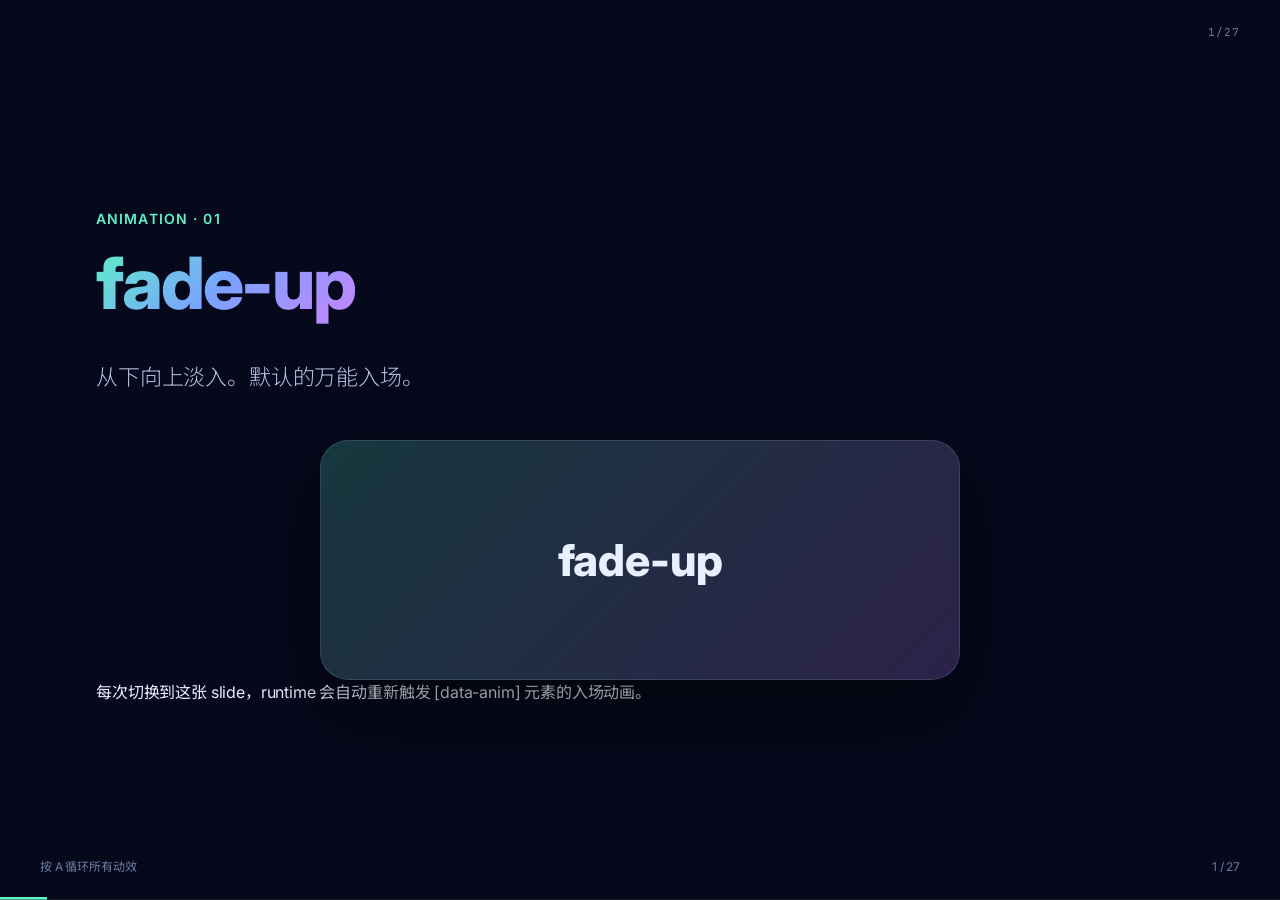
<file: html-ppt/templates/animation-showcase.html>
<!DOCTYPE html>
<html lang="zh-CN" data-theme="aurora">
<head>
<meta charset="utf-8"><title>Animation Showcase — html-ppt</title>
<link rel="stylesheet" href="../assets/fonts.css">
<link rel="stylesheet" href="../assets/base.css">
<link rel="stylesheet" id="theme-link" href="../assets/themes/aurora.css">
<link rel="stylesheet" href="../assets/animations/animations.css">
<style>
.anim-box{margin:24px auto 0;width:640px;height:240px;border-radius:var(--radius-lg);background:var(--grad-soft);display:flex;align-items:center;justify-content:center;font-size:44px;font-weight:800;color:var(--text-1);box-shadow:var(--shadow-lg);border:1px solid var(--border)}
.anim-indicator{position:absolute;top:24px;right:40px;font-family:var(--font-mono);font-size:11px;color:var(--text-3);letter-spacing:.1em}
</style>
</head>
<body>
<div class="deck"></div>
<script>
const list=[
  ['fade-up','从下向上淡入。默认的万能入场。'],
  ['fade-down','从上向下淡入。标题行常用。'],
  ['fade-left','从左侧水平滑入。'],
  ['fade-right','从右侧水平滑入。'],
  ['rise-in','带轻微模糊从下方升起。高级感入场。'],
  ['drop-in','从上方落下。强调感。'],
  ['zoom-pop','弹性缩放，先过 1.04 再回到 1。按钮/数字常用。'],
  ['blur-in','去模糊聚焦。封面推荐。'],
  ['glitch-in','故障艺术抖动入场。'],
  ['typewriter','打字机逐字显示。'],
  ['neon-glow','文字周期性发光。霓虹主题推荐。'],
  ['shimmer-sweep','表面反光扫过。金属质感。'],
  ['gradient-flow','渐变文字水平流动。'],
  ['stagger-list','子元素错峰出现。'],
  ['counter-up','数字从 0 tick 到目标值。KPI 必备。'],
  ['path-draw','SVG 线条勾勒动效。'],
  ['parallax-tilt','鼠标悬浮时 3D 倾斜。'],
  ['card-flip-3d','卡片 Y 轴翻转。'],
  ['cube-rotate-3d','立方体旋转入场。'],
  ['page-turn-3d','页面翻页效果。'],
  ['perspective-zoom','远景拉近。'],
  ['marquee-scroll','跑马灯横向滚动。'],
  ['kenburns','Ken Burns 缓慢推拉。图片/封面必备。'],
  ['confetti-burst','彩纸爆炸。成就 / 结语页。'],
  ['spotlight','聚光灯圆形揭示。'],
  ['morph-shape','SVG 形状变形。'],
  ['ripple-reveal','从一角涟漪展开。']
];
const deck=document.querySelector('.deck');
list.forEach((a,i)=>{
  const s=document.createElement('section');
  s.className='slide';s.setAttribute('data-title',a[0]);
  s.innerHTML=`
    <span class="anim-indicator">${i+1}/${list.length}</span>
    <p class="kicker">Animation · ${String(i+1).padStart(2,'0')}</p>
    <h1 class="h1"><span class="gradient-text">${a[0]}</span></h1>
    <p class="lede">${a[1]}</p>
    <div class="anim-box anim-${a[0]}" data-anim="${a[0]}" data-anim-target>${a[0]}</div>
    <div class="deck-footer"><span class="dim2">按 A 循环所有动效</span><span class="slide-number" data-current="${i+1}" data-total="${list.length}"></span></div>
    <div class="notes">每次切换到这张 slide，runtime 会自动重新触发 [data-anim] 元素的入场动画。</div>
  `;
  deck.appendChild(s);
});
</script>
<script src="../assets/runtime.js"></script>
</body></html>
</file>
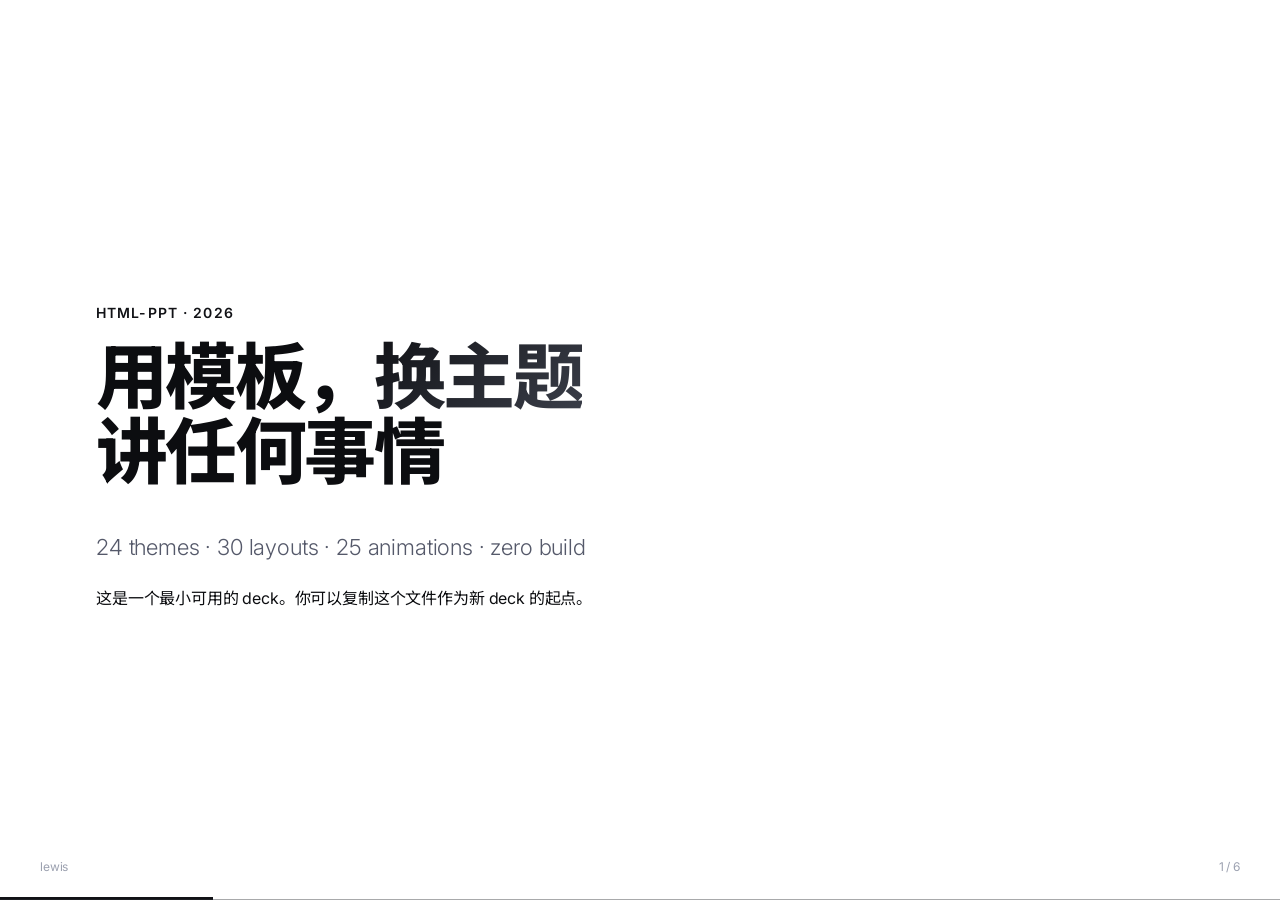
<file: html-ppt/templates/deck.html>
<!DOCTYPE html>
<html lang="zh-CN" data-theme="minimal-white">
<head>
<meta charset="utf-8"><meta name="viewport" content="width=device-width,initial-scale=1">
<title>html-ppt · Deck</title>
<link rel="stylesheet" href="../assets/fonts.css">
<link rel="stylesheet" href="../assets/base.css">
<link rel="stylesheet" id="theme-link" href="../assets/themes/minimal-white.css">
<link rel="stylesheet" href="../assets/animations/animations.css">
</head>
<body data-themes="minimal-white,editorial-serif,soft-pastel,arctic-cool,sunset-warm,catppuccin-mocha,tokyo-night,aurora,xiaohongshu-white,neo-brutalism" data-theme-base="../assets/themes/">
<div class="deck">

  <!-- 1. Cover -->
  <section class="slide" data-title="Cover">
    <p class="kicker">html-ppt · 2026</p>
    <h1 class="h1 anim-fade-up" data-anim="fade-up">用模板，<span class="gradient-text">换主题</span><br>讲任何事情</h1>
    <p class="lede">24 themes · 30 layouts · 25 animations · zero build</p>
    <div class="deck-footer"><span class="dim2">lewis</span><span class="slide-number" data-current="1" data-total="6"></span></div>
    <div class="notes">这是一个最小可用的 deck。你可以复制这个文件作为新 deck 的起点。</div>
  </section>

  <!-- 2. TOC -->
  <section class="slide" data-title="目录">
    <p class="kicker">Agenda</p>
    <h2 class="h2">我们会讲三件事</h2>
    <div class="grid g3 mt-l anim-stagger-list" data-anim-target>
      <div class="card"><h4>01 · Tokens</h4><p class="dim">把颜色/字体/圆角收进 CSS 变量。</p></div>
      <div class="card"><h4>02 · Layouts</h4><p class="dim">30 种可复用单页。</p></div>
      <div class="card"><h4>03 · Runtime</h4><p class="dim">键盘驱动、按 T 换主题。</p></div>
    </div>
  </section>

  <!-- 3. Stat -->
  <section class="slide center tc" data-title="Stat">
    <div>
      <p class="kicker">Result</p>
      <div style="font-size:220px;font-weight:900;line-height:1"><span class="counter gradient-text" data-to="92">0</span><span class="gradient-text">%</span></div>
      <h3>的准备时间被省下</h3>
    </div>
  </section>

  <!-- 4. Two column -->
  <section class="slide" data-title="Tokens">
    <p class="kicker">Under the hood</p>
    <h2 class="h2">换主题 = 换一组变量</h2>
    <div class="grid g2 mt-l">
      <div class="card"><h4>语义变量</h4><p class="dim">写 <code>var(--surface)</code>，不写具体色值。</p></div>
      <div class="card"><h4>一键切换</h4><p class="dim">按 T 循环所有主题——所有 slide 同步更新。</p></div>
    </div>
  </section>

  <!-- 5. CTA -->
  <section class="slide center tc" data-title="CTA">
    <div>
      <p class="kicker">Your turn</p>
      <h1 class="h1 anim-rise-in" data-anim="rise-in">开始做你的 deck</h1>
      <p class="lede" style="margin:16px auto">按 ← → 翻页 · T 切主题 · A 切动效 · F 全屏 · O 概览 · S 备注</p>
    </div>
  </section>

  <!-- 6. Thanks -->
  <section class="slide center tc" data-title="Thanks">
    <h1 class="h1" style="font-size:160px;line-height:1"><span class="gradient-text">Thanks</span></h1>
    <p class="lede">lewis · sudolewis@gmail.com</p>
  </section>
</div>
<script src="../assets/runtime.js"></script>
</body></html>
</file>
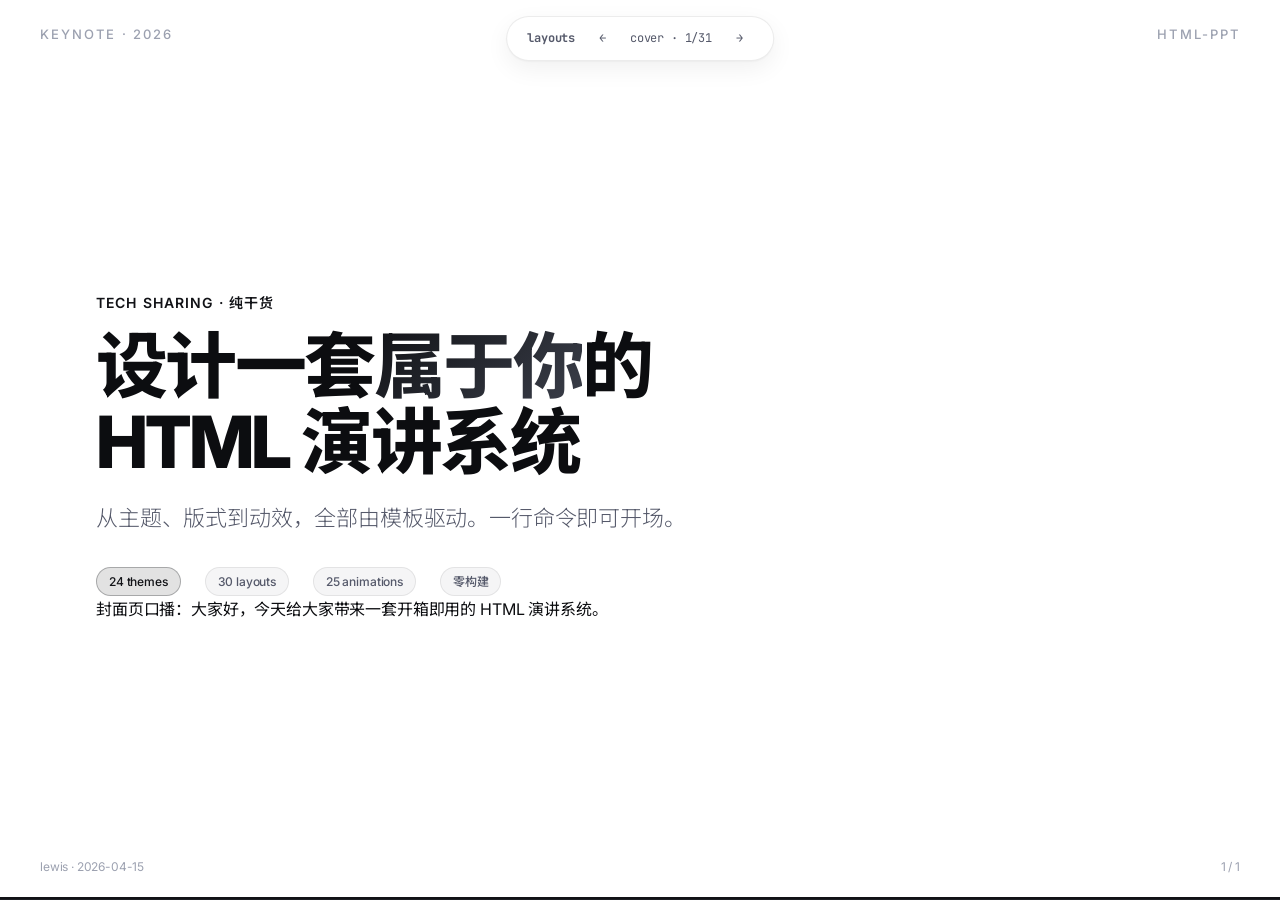
<file: html-ppt/templates/layout-showcase.html>
<!DOCTYPE html>
<html lang="zh-CN">
<head>
<meta charset="utf-8"><title>Layout Showcase — html-ppt</title>
<link rel="stylesheet" href="../assets/fonts.css">
<link rel="stylesheet" href="../assets/base.css">
<link rel="stylesheet" id="theme-link" href="../assets/themes/minimal-white.css">
<link rel="stylesheet" href="../assets/animations/animations.css">
<style>
.layout-nav{position:fixed;top:16px;left:50%;transform:translateX(-50%);z-index:50;background:var(--surface);border:1px solid var(--border);border-radius:999px;padding:8px 20px;font-family:var(--font-mono);font-size:12px;color:var(--text-2);box-shadow:var(--shadow);display:flex;gap:14px;align-items:center}
.layout-nav a{color:var(--text-2);text-decoration:none;padding:4px 10px;border-radius:999px}
.layout-nav a:hover{background:var(--surface-2)}
iframe{width:100%;height:100vh;border:0;display:block;background:var(--bg)}
body{margin:0;overflow:hidden}
</style>
</head>
<body>
<div class="layout-nav">
  <b>layouts</b>
  <a href="#" data-go="-1">←</a>
  <span id="cur">cover</span>
  <a href="#" data-go="+1">→</a>
</div>
<iframe id="frame" src="single-page/cover.html"></iframe>
<script>
const list=['cover','toc','section-divider','bullets','two-column','three-column','big-quote',
  'stat-highlight','kpi-grid','table','code','diff','terminal','flow-diagram','timeline',
  'roadmap','mindmap','comparison','pros-cons','todo-checklist','gantt','image-hero','image-grid',
  'chart-bar','chart-line','chart-pie','chart-radar','arch-diagram','process-steps','cta','thanks'];
let i=0;
const frame=document.getElementById('frame');
const cur=document.getElementById('cur');
function go(n){
  i=(n+list.length)%list.length;
  frame.src='single-page/'+list[i]+'.html';
  cur.textContent=list[i]+' · '+(i+1)+'/'+list.length;
  history.replaceState(null,'','#/'+(i+1));
}
document.querySelectorAll('[data-go]').forEach(a=>a.addEventListener('click',e=>{e.preventDefault();go(i+parseInt(a.dataset.go,10))}));
document.addEventListener('keydown',e=>{
  if(e.key==='ArrowRight'||e.key===' '){go(i+1);e.preventDefault()}
  if(e.key==='ArrowLeft'){go(i-1);e.preventDefault()}
});
const m=/^#\/(\d+)/.exec(location.hash||'');
if(m)go(parseInt(m[1],10)-1);else go(0);
</script>
</body></html>
</file>
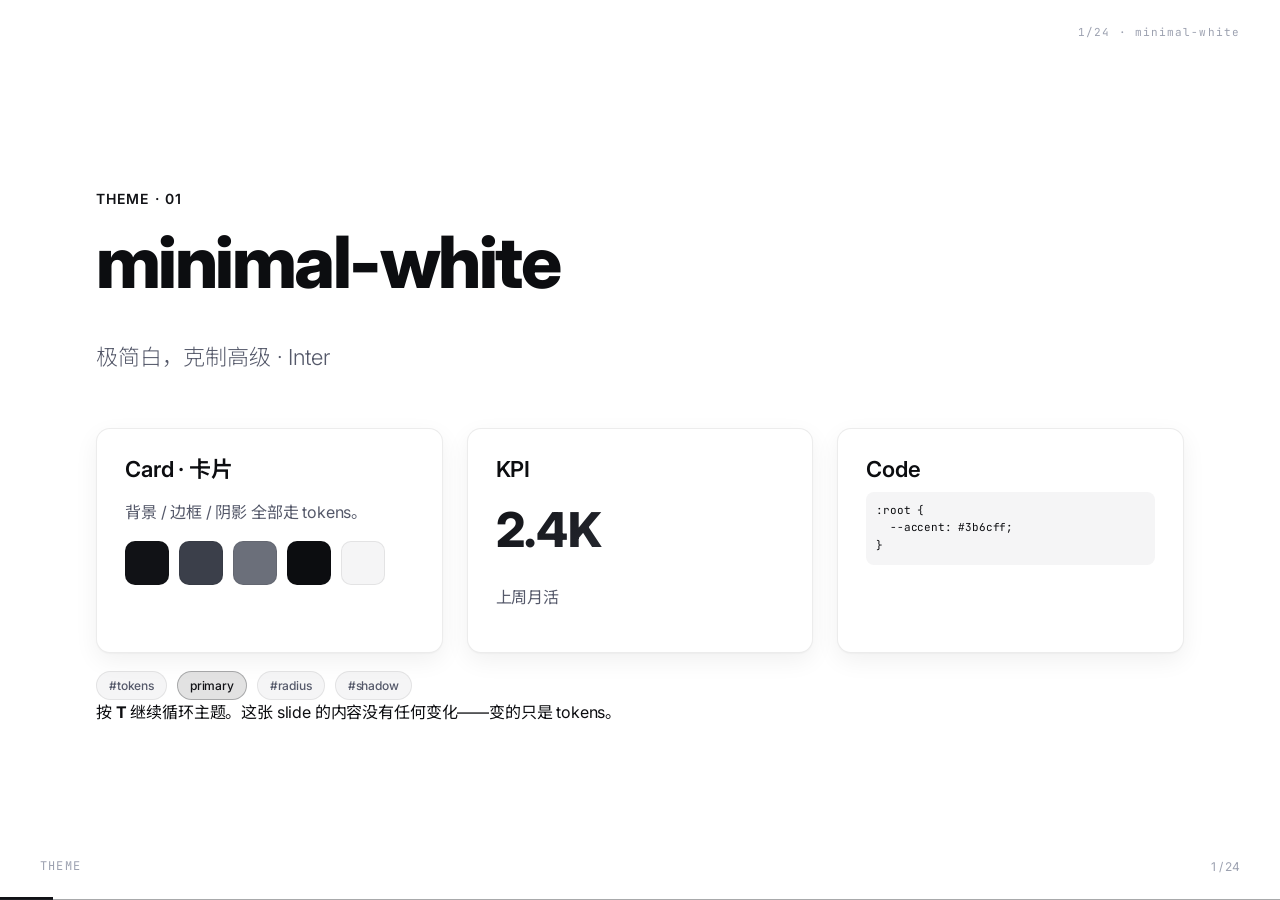
<file: html-ppt/templates/theme-showcase.html>
<!DOCTYPE html>
<html lang="zh-CN" data-theme="minimal-white">
<head>
<meta charset="utf-8"><title>Theme Showcase — html-ppt</title>
<link rel="stylesheet" href="../assets/fonts.css">
<link rel="stylesheet" href="../assets/base.css">
<link rel="stylesheet" id="theme-link" href="../assets/themes/minimal-white.css">
<link rel="stylesheet" href="../assets/animations/animations.css">
<style>
.swatch{display:flex;gap:10px;margin-top:14px}
.swatch div{width:44px;height:44px;border-radius:10px;border:1px solid var(--border)}
.tname{font-family:var(--font-mono);font-size:12px;color:var(--text-3);text-transform:uppercase;letter-spacing:.1em}
.theme-indicator{position:absolute;top:24px;right:40px;font-family:var(--font-mono);font-size:11px;color:var(--text-3);letter-spacing:.1em}
</style>
</head>
<body data-themes="minimal-white,editorial-serif,soft-pastel,sharp-mono,arctic-cool,sunset-warm,catppuccin-latte,catppuccin-mocha,dracula,tokyo-night,nord,solarized-light,gruvbox-dark,rose-pine,neo-brutalism,glassmorphism,bauhaus,swiss-grid,terminal-green,xiaohongshu-white,rainbow-gradient,aurora,blueprint,memphis-pop" data-theme-base="../assets/themes/">
<div class="deck">
  <!-- 24 slides, one per theme. Click through; also press T to cycle the theme-link. -->
</div>
<script>
/* build slides dynamically so we don't hand-write 24 copies */
(function(){
  const themes = [
    ['minimal-white','极简白，克制高级','Inter'],
    ['editorial-serif','杂志风衬线，高级','Playfair'],
    ['soft-pastel','柔和马卡龙','Inter'],
    ['sharp-mono','锐利黑白高对比','Archivo Black'],
    ['arctic-cool','冷色调 蓝/青/石板灰','Inter'],
    ['sunset-warm','暖色调 橘/珊瑚/琥珀','Inter'],
    ['catppuccin-latte','catppuccin 浅','Inter'],
    ['catppuccin-mocha','catppuccin 深','Inter'],
    ['dracula','Dracula 经典暗紫','Inter'],
    ['tokyo-night','Tokyo Night 蓝夜','Inter'],
    ['nord','Nord 北欧清冷','Inter'],
    ['solarized-light','Solarized Light','Inter'],
    ['gruvbox-dark','Gruvbox 温暖复古','Inter'],
    ['rose-pine','Rose Pine 玫瑰松','Inter'],
    ['neo-brutalism','厚描边，硬阴影，明黄','Space Grotesk'],
    ['glassmorphism','毛玻璃质感','Inter'],
    ['bauhaus','几何+原色','Space Grotesk'],
    ['swiss-grid','瑞士网格，Helvetica','Helvetica'],
    ['terminal-green','绿屏终端','JetBrains Mono'],
    ['xiaohongshu-white','小红书白底高级感','Noto Serif SC'],
    ['rainbow-gradient','彩虹渐变点缀','Inter'],
    ['aurora','极光渐变','Inter'],
    ['blueprint','蓝图工程','JetBrains Mono'],
    ['memphis-pop','孟菲斯波普','Archivo Black']
  ];
  const deck = document.querySelector('.deck');
  themes.forEach((t,i)=>{
    const s = document.createElement('section');
    s.className = 'slide';
    s.setAttribute('data-title', t[0]);
    s.innerHTML = `
      <span class="theme-indicator">${i+1}/${themes.length} · ${t[0]}</span>
      <p class="kicker">Theme · ${String(i+1).padStart(2,'0')}</p>
      <h1 class="h1 anim-fade-up" data-anim="fade-up">${t[0]}</h1>
      <p class="lede">${t[1]} · ${t[2]}</p>
      <div class="grid g3 mt-l anim-stagger-list" data-anim-target>
        <div class="card"><h4>Card · 卡片</h4><p class="dim">背景 / 边框 / 阴影 全部走 tokens。</p>
          <div class="swatch"><div style="background:var(--accent)"></div><div style="background:var(--accent-2)"></div><div style="background:var(--accent-3)"></div><div style="background:var(--text-1)"></div><div style="background:var(--surface-2)"></div></div>
        </div>
        <div class="card"><h4>KPI</h4><div style="font-size:48px;font-weight:800" class="gradient-text">2.4K</div><p class="dim">上周月活</p></div>
        <div class="card"><h4>Code</h4><pre class="mono" style="font-size:11px;background:var(--surface-2);padding:10px;border-radius:8px;margin:6px 0 0">:root {
  --accent: #3b6cff;
}</pre></div>
      </div>
      <div class="row mt-m" style="gap:10px;flex-wrap:wrap">
        <span class="pill">#tokens</span>
        <span class="pill pill-accent">primary</span>
        <span class="pill">#radius</span>
        <span class="pill">#shadow</span>
      </div>
      <div class="deck-footer"><span class="tname">theme</span><span class="slide-number" data-current="${i+1}" data-total="${themes.length}"></span></div>
      <div class="notes">按 <b>T</b> 继续循环主题。这张 slide 的内容没有任何变化——变的只是 tokens。</div>
    `;
    deck.appendChild(s);
  });
  // activate matching theme for each slide load - we rely on T cycling + data-themes
})();
</script>
<script src="../assets/runtime.js"></script>
</body></html>
</file>
<file: html-ppt/assets/fonts.css>
/* html-ppt :: shared webfonts */
@import url('https://fonts.googleapis.com/css2?family=Inter:wght@200;300;400;500;600;700;800;900&display=swap');
@import url('https://fonts.googleapis.com/css2?family=Noto+Sans+SC:wght@200;300;400;500;600;700;900&display=swap');
@import url('https://fonts.googleapis.com/css2?family=Noto+Serif+SC:wght@300;400;600;700&display=swap');
@import url('https://fonts.googleapis.com/css2?family=JetBrains+Mono:wght@400;500;700&display=swap');
@import url('https://fonts.googleapis.com/css2?family=Playfair+Display:ital,wght@0,400;0,600;0,800;1,400&display=swap');
@import url('https://fonts.googleapis.com/css2?family=Space+Grotesk:wght@300;400;500;600;700&display=swap');
@import url('https://fonts.googleapis.com/css2?family=IBM+Plex+Mono:wght@300;400;500;700&display=swap');
@import url('https://fonts.googleapis.com/css2?family=Archivo+Black&display=swap');
</file>
<file: html-ppt/assets/base.css>
/* html-ppt :: base.css — reset + shared tokens + layout primitives */
/* Default tokens. Themes in assets/themes/*.css override the :root block. */
:root {
  --bg: #ffffff;
  --bg-soft: #f7f7f8;
  --surface: #ffffff;
  --surface-2: #f2f2f4;
  --border: rgba(0,0,0,.08);
  --border-strong: rgba(0,0,0,.16);
  --text-1: #111216;
  --text-2: #55596a;
  --text-3: #8a8f9e;
  --accent: #3b6cff;
  --accent-2: #7a5cff;
  --accent-3: #ff5c8a;
  --good: #1aaf6c;
  --warn: #f5a524;
  --bad:  #e0445a;
  --grad: linear-gradient(135deg,#3b6cff,#7a5cff 55%,#ff5c8a);
  --grad-soft: linear-gradient(135deg,#eef2ff,#f5ecff 55%,#ffeef5);
  --radius: 18px;
  --radius-sm: 12px;
  --radius-lg: 26px;
  --shadow: 0 10px 30px rgba(18,24,40,.08), 0 2px 6px rgba(18,24,40,.04);
  --shadow-lg: 0 24px 60px rgba(18,24,40,.14), 0 6px 16px rgba(18,24,40,.06);
  --font-sans: 'Inter','Noto Sans SC',-apple-system,BlinkMacSystemFont,Helvetica,Arial,sans-serif;
  --font-serif: 'Playfair Display','Noto Serif SC',Georgia,serif;
  --font-mono: 'JetBrains Mono','IBM Plex Mono',SFMono-Regular,Menlo,monospace;
  --font-display: var(--font-sans);
  --letter-tight: -.03em;
  --letter-normal: -.01em;
  --ease: cubic-bezier(.4,0,.2,1);
}

*,*::before,*::after{box-sizing:border-box}
html,body{margin:0;padding:0;background:var(--bg);color:var(--text-1);
  font-family:var(--font-sans);font-weight:400;line-height:1.6;
  -webkit-font-smoothing:antialiased;-moz-osx-font-smoothing:grayscale;
  letter-spacing:var(--letter-normal)}
img,svg,video{max-width:100%;display:block}
a{color:var(--accent);text-decoration:none}
a:hover{text-decoration:underline}
code,kbd,pre,samp{font-family:var(--font-mono)}

/* ================= SLIDE SYSTEM ================= */
.deck{position:relative;width:100vw;height:100vh;overflow:hidden;background:var(--bg)}
.slide{
  position:absolute;inset:0;
  display:flex;flex-direction:column;justify-content:center;
  padding:72px 96px;
  box-sizing:border-box;
  opacity:0;pointer-events:none;
  transition:opacity .5s var(--ease), transform .5s var(--ease);
  transform:translateX(30px);
  overflow:hidden;
}
.slide.is-active{opacity:1;pointer-events:auto;transform:translateX(0);z-index:2}
.slide.is-prev{transform:translateX(-30px)}

/* single-page standalone (used when a layout file is opened directly) */
body.single .slide{position:relative;width:100vw;height:100vh;opacity:1;transform:none;pointer-events:auto}

/* ================= TYPOGRAPHY ================= */
.eyebrow{font-size:13px;font-weight:500;letter-spacing:.16em;text-transform:uppercase;color:var(--text-3)}
.kicker{font-size:14px;font-weight:600;color:var(--accent);letter-spacing:.08em;text-transform:uppercase}
h1.title,.h1{font-family:var(--font-display);font-size:72px;line-height:1.05;font-weight:800;letter-spacing:var(--letter-tight);margin:0 0 18px;color:var(--text-1)}
h2.title,.h2{font-family:var(--font-display);font-size:54px;line-height:1.1;font-weight:700;letter-spacing:var(--letter-tight);margin:0 0 14px}
h3,.h3{font-size:32px;line-height:1.2;font-weight:600;letter-spacing:var(--letter-normal);margin:0 0 10px}
h4,.h4{font-size:22px;line-height:1.3;font-weight:600;margin:0 0 8px}
.lede{font-size:22px;line-height:1.55;color:var(--text-2);font-weight:300;max-width:62ch}
.dim{color:var(--text-2)}
.dim2{color:var(--text-3)}
.mono{font-family:var(--font-mono)}
.serif{font-family:var(--font-serif)}
.gradient-text{background:var(--grad);-webkit-background-clip:text;background-clip:text;-webkit-text-fill-color:transparent;color:transparent}

/* ================= LAYOUT PRIMITIVES ================= */
.stack>*+*{margin-top:14px}
.row{display:flex;gap:24px;align-items:center}
.row.wrap{flex-wrap:wrap}
.grid{display:grid;gap:24px}
.g2{grid-template-columns:repeat(2,1fr)}
.g3{grid-template-columns:repeat(3,1fr)}
.g4{grid-template-columns:repeat(4,1fr)}
.center{display:flex;align-items:center;justify-content:center;text-align:center}
.fill{flex:1}
.sp-t{padding-top:24px}.sp-b{padding-bottom:24px}
.mt-s{margin-top:8px}.mt-m{margin-top:18px}.mt-l{margin-top:32px}
.mb-s{margin-bottom:8px}.mb-m{margin-bottom:18px}.mb-l{margin-bottom:32px}

/* ================= CARDS ================= */
.card{background:var(--surface);border:1px solid var(--border);border-radius:var(--radius);
  padding:26px 28px;box-shadow:var(--shadow);position:relative;overflow:hidden}
.card-soft{background:var(--surface-2);border:1px solid var(--border)}
.card-outline{background:transparent;border:1.5px solid var(--border-strong);box-shadow:none}
.card-accent{background:var(--surface);border-top:3px solid var(--accent)}
.card-hover{transition:transform .3s var(--ease),box-shadow .3s var(--ease)}
.card-hover:hover{transform:translateY(-4px);box-shadow:var(--shadow-lg)}

.pill{display:inline-block;padding:4px 12px;border-radius:999px;font-size:12px;font-weight:500;
  background:var(--surface-2);color:var(--text-2);border:1px solid var(--border)}
.pill-accent{background:color-mix(in srgb,var(--accent) 12%,transparent);color:var(--accent);border-color:color-mix(in srgb,var(--accent) 28%,transparent)}

/* ================= BARS / DIVIDERS ================= */
.divider{height:1px;background:var(--border);width:100%}
.divider-accent{height:3px;width:72px;background:var(--accent);border-radius:2px}

/* ================= CHROME (header/footer/progress) ================= */
.deck-header{position:absolute;top:24px;left:40px;right:40px;display:flex;align-items:center;justify-content:space-between;
  font-size:12px;color:var(--text-3);letter-spacing:.12em;text-transform:uppercase;z-index:10;pointer-events:none}
.deck-footer{position:absolute;bottom:24px;left:40px;right:40px;display:flex;align-items:center;justify-content:space-between;
  font-size:12px;color:var(--text-3);z-index:10;pointer-events:none}
.slide-number::before{content:attr(data-current)}
.slide-number::after{content:" / " attr(data-total)}
.progress-bar{position:fixed;left:0;right:0;bottom:0;height:3px;background:transparent;z-index:20}
.progress-bar > span{display:block;height:100%;width:0;background:var(--accent);transition:width .3s var(--ease)}

/* ================= PRESENTER / OVERVIEW ================= */
.notes-overlay{position:fixed;inset:auto 0 0 0;max-height:42vh;background:rgba(20,22,30,.95);color:#e8ebf4;
  padding:20px 32px;font-size:16px;line-height:1.6;border-top:1px solid rgba(255,255,255,.1);transform:translateY(100%);
  transition:transform .3s var(--ease);z-index:40;overflow:auto;font-family:var(--font-sans)}
.notes-overlay.open{transform:translateY(0)}
.overview{position:fixed;inset:0;background:rgba(10,12,18,.92);backdrop-filter:blur(12px);z-index:50;
  display:none;padding:40px;overflow:auto}
.overview.open{display:grid;grid-template-columns:repeat(4,1fr);gap:20px;align-content:start}
.overview .thumb{background:var(--surface);border:1px solid var(--border);border-radius:12px;
  aspect-ratio:16/9;overflow:hidden;cursor:pointer;position:relative;color:var(--text-1);padding:16px;
  font-size:11px;transition:transform .2s var(--ease)}
.overview .thumb:hover{transform:scale(1.04)}
.overview .thumb .n{position:absolute;top:8px;left:10px;font-weight:700;font-size:14px;color:var(--text-3)}
.overview .thumb .t{position:absolute;bottom:10px;left:14px;right:14px;font-weight:600;color:var(--text-1)}

/* ================= UTILITY ================= */
.hidden{display:none!important}
.nowrap{white-space:nowrap}
.tr{text-align:right}.tc{text-align:center}.tl{text-align:left}
.uppercase{text-transform:uppercase;letter-spacing:.12em}

/* ================= PRINT ================= */
@media print{
  .slide{position:relative;opacity:1!important;transform:none!important;page-break-after:always;height:100vh}
  .deck-header,.deck-footer,.progress-bar,.notes-overlay,.overview{display:none!important}
}
</file>
<file: html-ppt/assets/themes/aurora.css>
/* theme: aurora — 极光渐变 */
:root{
  --bg:#06091c;--bg-soft:#0a1130;--surface:rgba(255,255,255,.05);--surface-2:rgba(255,255,255,.08);
  --border:rgba(180,220,255,.14);--border-strong:rgba(180,220,255,.28);
  --text-1:#e8f0ff;--text-2:#b4c4e4;--text-3:#6a7a9e;
  --accent:#5ef2c6;--accent-2:#7aa2ff;--accent-3:#c984ff;
  --good:#5ef2c6;--warn:#ffd27a;--bad:#ff8ab0;
  --grad:linear-gradient(135deg,#5ef2c6,#7aa2ff 50%,#c984ff);
  --grad-soft:linear-gradient(135deg,rgba(94,242,198,.2),rgba(201,132,255,.2));
  --radius:20px;--radius-sm:14px;--radius-lg:28px;
  --shadow:0 20px 60px rgba(0,0,0,.4),inset 0 1px 0 rgba(255,255,255,.08);
  --shadow-lg:0 30px 80px rgba(0,0,0,.55);
  --font-sans:'Inter','Noto Sans SC',sans-serif;
}
body{background:
  radial-gradient(60% 50% at 20% 10%,rgba(94,242,198,.35),transparent 70%),
  radial-gradient(55% 50% at 80% 20%,rgba(122,162,255,.32),transparent 70%),
  radial-gradient(70% 60% at 50% 100%,rgba(201,132,255,.3),transparent 70%),
  #06091c}
.card{backdrop-filter:blur(24px) saturate(160%);-webkit-backdrop-filter:blur(24px) saturate(160%)}
</file>
<file: html-ppt/assets/animations/animations.css>
/* html-ppt :: animations.css
 * Apply by adding class="anim-<name>" or data-anim="<name>".
 * Durations are deliberately snappy; tweak --anim-dur per element.
 */
:root{--anim-dur:.7s;--anim-ease:cubic-bezier(.4,0,.2,1)}

/* ---------- FADE DIRECTIONALS ---------- */
@keyframes kf-fade-up{from{opacity:0;transform:translateY(32px)}to{opacity:1;transform:none}}
@keyframes kf-fade-down{from{opacity:0;transform:translateY(-32px)}to{opacity:1;transform:none}}
@keyframes kf-fade-left{from{opacity:0;transform:translateX(-40px)}to{opacity:1;transform:none}}
@keyframes kf-fade-right{from{opacity:0;transform:translateX(40px)}to{opacity:1;transform:none}}
.anim-fade-up{animation:kf-fade-up var(--anim-dur) var(--anim-ease) both}
.anim-fade-down{animation:kf-fade-down var(--anim-dur) var(--anim-ease) both}
.anim-fade-left{animation:kf-fade-left var(--anim-dur) var(--anim-ease) both}
.anim-fade-right{animation:kf-fade-right var(--anim-dur) var(--anim-ease) both}

/* ---------- RISE / DROP / ZOOM / BLUR / GLITCH ---------- */
@keyframes kf-rise{from{opacity:0;transform:translateY(60px) scale(.97);filter:blur(6px)}to{opacity:1;transform:none;filter:none}}
@keyframes kf-drop{from{opacity:0;transform:translateY(-60px) scale(.97)}to{opacity:1;transform:none}}
@keyframes kf-zoom{0%{opacity:0;transform:scale(.6)}60%{transform:scale(1.04)}100%{opacity:1;transform:scale(1)}}
@keyframes kf-blur{from{opacity:0;filter:blur(18px)}to{opacity:1;filter:none}}
@keyframes kf-glitch{0%{opacity:0;transform:translateX(0);clip-path:inset(0 0 0 0)}
  20%{opacity:1;transform:translateX(-6px);clip-path:inset(20% 0 30% 0)}
  40%{transform:translateX(4px);clip-path:inset(50% 0 10% 0)}
  60%{transform:translateX(-3px);clip-path:inset(10% 0 60% 0)}
  80%{transform:translateX(2px);clip-path:inset(0 0 0 0)}
  100%{opacity:1;transform:none}}
.anim-rise-in{animation:kf-rise .9s var(--anim-ease) both}
.anim-drop-in{animation:kf-drop .8s var(--anim-ease) both}
.anim-zoom-pop{animation:kf-zoom .7s cubic-bezier(.22,1.3,.36,1) both}
.anim-blur-in{animation:kf-blur .8s var(--anim-ease) both}
.anim-glitch-in{animation:kf-glitch .8s steps(5,end) both}

/* ---------- TYPEWRITER ---------- */
.anim-typewriter{display:inline-block;overflow:hidden;white-space:nowrap;border-right:2px solid currentColor;
  width:0;animation:kf-type 2.4s steps(40,end) forwards, kf-caret 1s step-end infinite}
@keyframes kf-type{to{width:100%}}
@keyframes kf-caret{50%{border-color:transparent}}

/* ---------- GLOW / SHIMMER / GRADIENT-FLOW ---------- */
@keyframes kf-neon{0%,100%{text-shadow:0 0 8px var(--accent),0 0 20px var(--accent)}
  50%{text-shadow:0 0 16px var(--accent),0 0 40px var(--accent),0 0 80px var(--accent)}}
.anim-neon-glow{animation:kf-neon 2s ease-in-out infinite}

.anim-shimmer-sweep{position:relative;overflow:hidden}
.anim-shimmer-sweep::after{content:"";position:absolute;inset:0;
  background:linear-gradient(110deg,transparent 40%,rgba(255,255,255,.55) 50%,transparent 60%);
  transform:translateX(-100%);animation:kf-shimmer 2.4s var(--anim-ease) infinite}
@keyframes kf-shimmer{to{transform:translateX(100%)}}

.anim-gradient-flow{background:linear-gradient(90deg,var(--accent),var(--accent-2,var(--accent)),var(--accent-3,var(--accent)),var(--accent));
  background-size:300% 100%;-webkit-background-clip:text;background-clip:text;color:transparent;-webkit-text-fill-color:transparent;
  animation:kf-gradflow 4s linear infinite}
@keyframes kf-gradflow{to{background-position:300% 0}}

/* ---------- STAGGER LIST ---------- */
.anim-stagger-list > *{opacity:0;animation:kf-rise .65s var(--anim-ease) both}
.anim-stagger-list > *:nth-child(1){animation-delay:.05s}
.anim-stagger-list > *:nth-child(2){animation-delay:.15s}
.anim-stagger-list > *:nth-child(3){animation-delay:.25s}
.anim-stagger-list > *:nth-child(4){animation-delay:.35s}
.anim-stagger-list > *:nth-child(5){animation-delay:.45s}
.anim-stagger-list > *:nth-child(6){animation-delay:.55s}
.anim-stagger-list > *:nth-child(7){animation-delay:.65s}
.anim-stagger-list > *:nth-child(8){animation-delay:.75s}
.anim-stagger-list > *:nth-child(n+9){animation-delay:.85s}

/* ---------- COUNTER-UP (JS-driven, marker class only) ---------- */
.counter{font-variant-numeric:tabular-nums}

/* ---------- SVG PATH DRAW ---------- */
.anim-path-draw path,.anim-path-draw line,.anim-path-draw polyline,.anim-path-draw circle,.anim-path-draw rect{
  stroke-dasharray:1000;stroke-dashoffset:1000;animation:kf-draw 2s var(--anim-ease) forwards}
@keyframes kf-draw{to{stroke-dashoffset:0}}

/* ---------- PARALLAX TILT (hover) ---------- */
.anim-parallax-tilt{transform-style:preserve-3d;transition:transform .4s var(--anim-ease)}
.anim-parallax-tilt:hover{transform:perspective(900px) rotateX(6deg) rotateY(-8deg) translateZ(10px)}

/* ---------- CARD FLIP 3D ---------- */
@keyframes kf-flip{from{transform:perspective(1200px) rotateY(-90deg);opacity:0}
  to{transform:perspective(1200px) rotateY(0);opacity:1}}
.anim-card-flip-3d{animation:kf-flip .9s var(--anim-ease) both;transform-style:preserve-3d;backface-visibility:hidden}

/* ---------- CUBE ROTATE 3D ---------- */
@keyframes kf-cube{from{transform:perspective(1200px) rotateX(20deg) rotateY(-90deg) translateZ(-200px);opacity:0}
  to{transform:perspective(1200px) rotateX(0) rotateY(0) translateZ(0);opacity:1}}
.anim-cube-rotate-3d{animation:kf-cube 1s var(--anim-ease) both}

/* ---------- PAGE TURN 3D ---------- */
@keyframes kf-pageturn{from{transform:perspective(1600px) rotateY(-85deg);transform-origin:left center;opacity:0}
  to{transform:perspective(1600px) rotateY(0);opacity:1}}
.anim-page-turn-3d{animation:kf-pageturn 1s var(--anim-ease) both;transform-origin:left center}

/* ---------- PERSPECTIVE ZOOM ---------- */
@keyframes kf-pzoom{from{opacity:0;transform:perspective(1400px) translateZ(-400px) rotateX(12deg)}
  to{opacity:1;transform:none}}
.anim-perspective-zoom{animation:kf-pzoom 1s var(--anim-ease) both}

/* ---------- MARQUEE SCROLL ---------- */
.anim-marquee-scroll{display:flex;gap:48px;white-space:nowrap;animation:kf-marquee 20s linear infinite}
@keyframes kf-marquee{from{transform:translateX(0)}to{transform:translateX(-50%)}}

/* ---------- KEN BURNS ---------- */
@keyframes kf-kenburns{0%{transform:scale(1) translate(0,0)}100%{transform:scale(1.15) translate(-2%,-1%)}}
.anim-kenburns{animation:kf-kenburns 14s ease-in-out infinite alternate}

/* ---------- CONFETTI BURST (pseudo — pure CSS sparkles) ---------- */
.anim-confetti-burst{position:relative}
.anim-confetti-burst::before,.anim-confetti-burst::after{
  content:"";position:absolute;top:50%;left:50%;width:8px;height:8px;border-radius:50%;
  background:var(--accent);box-shadow:
    20px -30px 0 var(--accent-2,var(--accent)),-25px -20px 0 var(--accent-3,var(--accent)),
    30px 20px 0 var(--good,#1aaf6c),-30px 25px 0 var(--warn,#f5a524),
    40px -10px 0 var(--bad,#e0445a),-45px 0 0 var(--accent),
    10px 40px 0 var(--accent-2,var(--accent)),-15px -40px 0 var(--accent-3,var(--accent));
  opacity:0;animation:kf-confetti 1.2s var(--anim-ease) forwards}
.anim-confetti-burst::after{animation-delay:.15s;transform:rotate(45deg)}
@keyframes kf-confetti{0%{opacity:0;transform:scale(.2)}30%{opacity:1}100%{opacity:0;transform:scale(2.2)}}

/* ---------- SPOTLIGHT ---------- */
@keyframes kf-spot{0%{clip-path:circle(0% at 50% 50%)}100%{clip-path:circle(140% at 50% 50%)}}
.anim-spotlight{animation:kf-spot 1.1s var(--anim-ease) both}

/* ---------- MORPH SHAPE (SVG) ---------- */
.anim-morph-shape path{animation:kf-morph 6s ease-in-out infinite alternate}
@keyframes kf-morph{0%{d:path("M60,120 Q120,20 180,120 T300,120")}
  100%{d:path("M60,120 Q120,220 180,120 T300,120")}}

/* ---------- RIPPLE REVEAL ---------- */
@keyframes kf-ripple{0%{clip-path:circle(0% at 20% 80%);opacity:.4}
  100%{clip-path:circle(160% at 20% 80%);opacity:1}}
.anim-ripple-reveal{animation:kf-ripple 1.2s var(--anim-ease) both}

/* reduced motion */
@media (prefers-reduced-motion: reduce){
  [class*="anim-"]{animation:none!important;transition:none!important}
}
</file>
<file: html-ppt/assets/themes/minimal-white.css>
/* theme: minimal-white — 极简白，克制高级 */
:root{
  --bg:#ffffff;--bg-soft:#fafafa;--surface:#ffffff;--surface-2:#f5f5f6;
  --border:rgba(17,18,22,.08);--border-strong:rgba(17,18,22,.16);
  --text-1:#0c0d10;--text-2:#55596a;--text-3:#9ca1b0;
  --accent:#111216;--accent-2:#3b3f4a;--accent-3:#6b6f7a;
  --good:#1aaf6c;--warn:#c98500;--bad:#c13a3a;
  --grad:linear-gradient(135deg,#111216,#3b3f4a);
  --grad-soft:linear-gradient(135deg,#f5f5f6,#ffffff);
  --radius:14px;--radius-sm:8px;--radius-lg:22px;
  --shadow:0 1px 2px rgba(17,18,22,.04),0 8px 24px rgba(17,18,22,.06);
  --shadow-lg:0 20px 60px rgba(17,18,22,.1);
  --font-sans:'Inter','Noto Sans SC',sans-serif;
  --font-display:'Inter','Noto Sans SC',sans-serif;
  --letter-tight:-.035em;
}
</file>
